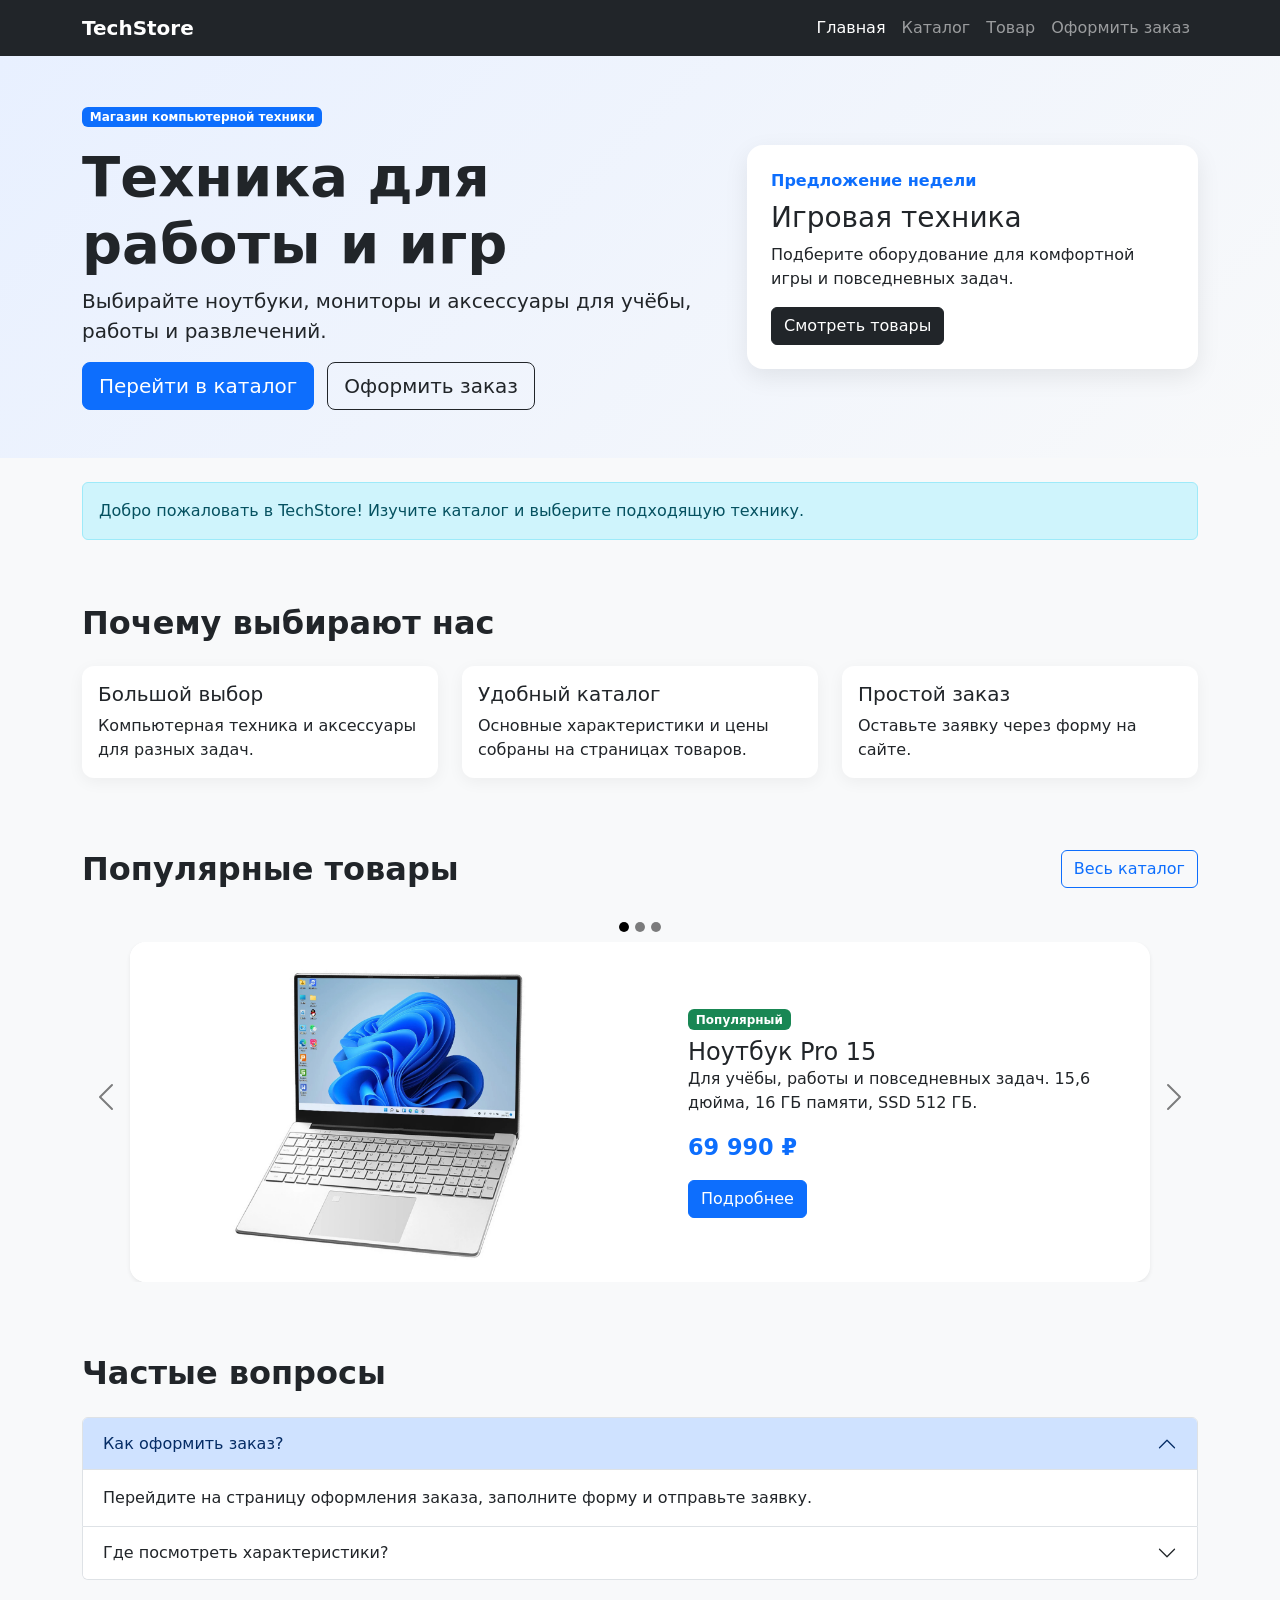
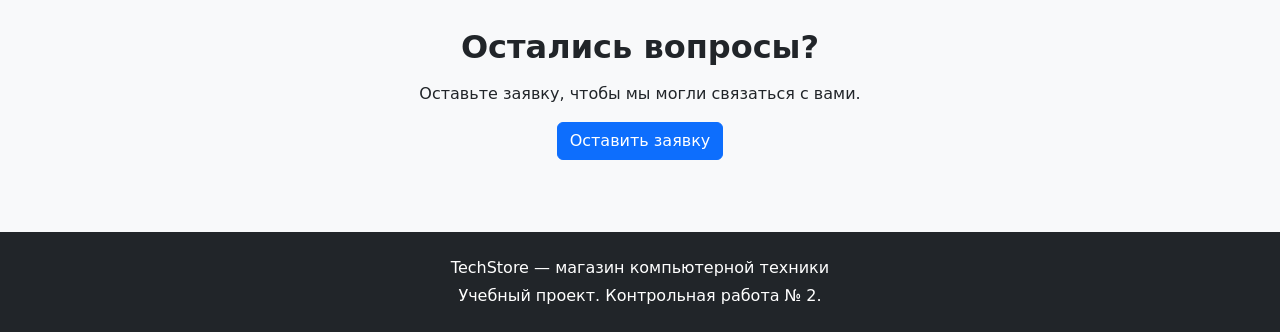
<file: index.html>
<!DOCTYPE html>
<html lang="ru">
<head>
    <meta charset="UTF-8">
    <meta name="viewport" content="width=device-width, initial-scale=1.0">
    <title>TechStore — магазин техники</title>

    <!-- Bootstrap CSS -->
    <link
        href="https://cdn.jsdelivr.net/npm/bootstrap@5.3.8/dist/css/bootstrap.min.css"
        rel="stylesheet">

    <!-- Собственные стили -->
    <link rel="stylesheet" href="css/custom.css">
</head>
<body>

    <!-- Навигация -->
    <nav class="navbar navbar-expand-lg navbar-dark bg-dark">
        <div class="container">
            <a class="navbar-brand fw-bold" href="index.html">TechStore</a>

            <button class="navbar-toggler" type="button"
                    data-bs-toggle="collapse"
                    data-bs-target="#mainMenu"
                    aria-controls="mainMenu"
                    aria-expanded="false"
                    aria-label="Открыть меню">
                <span class="navbar-toggler-icon"></span>
            </button>

            <div class="collapse navbar-collapse" id="mainMenu">
                <ul class="navbar-nav ms-auto">
                    <li class="nav-item">
                        <a class="nav-link active" href="index.html">Главная</a>
                    </li>
                    <li class="nav-item">
                        <a class="nav-link" href="catalog.html">Каталог</a>
                    </li>
                    <li class="nav-item">
                        <a class="nav-link" href="product.html">Товар</a>
                    </li>
                    <li class="nav-item">
                        <a class="nav-link" href="order.html">Оформить заказ</a>
                    </li>
                </ul>
            </div>
        </div>
    </nav>

    <!-- Главный блок -->
    <header class="hero-section py-5">
        <div class="container">
            <div class="row align-items-center g-4">
                <div class="col-12 col-lg-7">
                    <span class="badge text-bg-primary mb-3">
                        Магазин компьютерной техники
                    </span>

                    <h1 class="display-4 fw-bold">
                        Техника для работы и игр
                    </h1>

                    <p class="lead">
                        Выбирайте ноутбуки, мониторы и аксессуары
                        для учёбы, работы и развлечений.
                    </p>

                    <a href="catalog.html" class="btn btn-primary btn-lg">
                        Перейти в каталог
                    </a>

                    <a href="order.html" class="btn btn-outline-dark btn-lg ms-2">
                        Оформить заказ
                    </a>
                </div>

                <div class="col-12 col-lg-5">
                    <div class="hero-card p-4">
                        <p class="text-primary fw-bold mb-2">
                            Предложение недели
                        </p>
                        <h2 class="h3">Игровая техника</h2>
                        <p>
                            Подберите оборудование для комфортной игры
                            и повседневных задач.
                        </p>
                        <a href="catalog.html" class="btn btn-dark">
                            Смотреть товары
                        </a>
                    </div>
                </div>
            </div>
        </div>
    </header>

    <main>
        <!-- Сообщение -->
        <section class="container py-4">
            <div class="alert alert-info" role="alert">
                Добро пожаловать в TechStore! Изучите каталог и выберите
                подходящую технику.
            </div>
        </section>

        <!-- Преимущества -->
        <section class="container py-4">
            <h2 class="section-title mb-4">Почему выбирают нас</h2>

            <div class="row g-4">
                <div class="col-12 col-md-4">
                    <div class="card advantage-card h-100">
                        <div class="card-body">
                            <h3 class="h5">Большой выбор</h3>
                            <p class="card-text">
                                Компьютерная техника и аксессуары
                                для разных задач.
                            </p>
                        </div>
                    </div>
                </div>

                <div class="col-12 col-md-4">
                    <div class="card advantage-card h-100">
                        <div class="card-body">
                            <h3 class="h5">Удобный каталог</h3>
                            <p class="card-text">
                                Основные характеристики и цены
                                собраны на страницах товаров.
                            </p>
                        </div>
                    </div>
                </div>

                <div class="col-12 col-md-4">
                    <div class="card advantage-card h-100">
                        <div class="card-body">
                            <h3 class="h5">Простой заказ</h3>
                            <p class="card-text">
                                Оставьте заявку через форму на сайте.
                            </p>
                        </div>
                    </div>
                </div>
            </div>
        </section>

        <!-- Популярные товары: карусель Bootstrap -->
        <section class="container py-5">
            <div class="d-flex justify-content-between align-items-center mb-4">
                <h2 class="section-title mb-0">Популярные товары</h2>
                <a href="catalog.html" class="btn btn-outline-primary">
                    Весь каталог
                </a>
            </div>

            <div id="popularCarousel"
                 class="carousel carousel-dark slide popular-carousel"
                 data-bs-ride="carousel">

                <div class="carousel-indicators">
                    <button type="button" data-bs-target="#popularCarousel"
                            data-bs-slide-to="0" class="active" aria-current="true"
                            aria-label="Слайд 1"></button>
                    <button type="button" data-bs-target="#popularCarousel"
                            data-bs-slide-to="1"
                            aria-label="Слайд 2"></button>
                    <button type="button" data-bs-target="#popularCarousel"
                            data-bs-slide-to="2"
                            aria-label="Слайд 3"></button>
                </div>

                <div class="carousel-inner">
                    <div class="carousel-item active">
                        <div class="px-5">
                            <div class="row g-0 align-items-center bg-white rounded-4 shadow-sm overflow-hidden">
                                <div class="col-12 col-md-6">
                                    <img src="images/laptop.jpg"
                                         class="d-block w-100 carousel-product-img"
                                         alt="Ноутбук Pro 15">
                                </div>
                                <div class="col-12 col-md-6 p-4 p-md-5">
                                    <span class="badge text-bg-success mb-2">Популярный</span>
                                    <h3 class="h4 card-title">Ноутбук Pro 15</h3>
                                    <p class="card-text">Для учёбы, работы и повседневных задач. 15,6 дюйма, 16 ГБ памяти, SSD 512 ГБ.</p>
                                    <p class="product-price">69 990 ₽</p>
                                    <a href="product.html" class="btn btn-primary">Подробнее</a>
                                </div>
                            </div>
                        </div>
                    </div>

                    <div class="carousel-item">
                        <div class="px-5">
                            <div class="row g-0 align-items-center bg-white rounded-4 shadow-sm overflow-hidden">
                                <div class="col-12 col-md-6">
                                    <img src="images/monitor.jpg"
                                         class="d-block w-100 carousel-product-img"
                                         alt="Монитор Vision 27">
                                </div>
                                <div class="col-12 col-md-6 p-4 p-md-5">
                                    <span class="badge text-bg-secondary mb-2">Новинка</span>
                                    <h3 class="h4 card-title">Монитор Vision 27</h3>
                                    <p class="card-text">Большой экран для работы, просмотра видео и развлечений.</p>
                                    <p class="product-price">24 990 ₽</p>
                                    <a href="product.html" class="btn btn-primary">Подробнее</a>
                                </div>
                            </div>
                        </div>
                    </div>

                    <div class="carousel-item">
                        <div class="px-5">
                            <div class="row g-0 align-items-center bg-white rounded-4 shadow-sm overflow-hidden">
                                <div class="col-12 col-md-6">
                                    <img src="images/keyboard.jpg"
                                         class="d-block w-100 carousel-product-img"
                                         alt="Клавиатура Game X">
                                </div>
                                <div class="col-12 col-md-6 p-4 p-md-5">
                                    <span class="badge text-bg-primary mb-2">Выбор покупателей</span>
                                    <h3 class="h4 card-title">Клавиатура Game X</h3>
                                    <p class="card-text">Удобная клавиатура для игр и набора текста.</p>
                                    <p class="product-price">5 490 ₽</p>
                                    <a href="product.html" class="btn btn-primary">Подробнее</a>
                                </div>
                            </div>
                        </div>
                    </div>
                </div>

                <button class="carousel-control-prev" type="button"
                        data-bs-target="#popularCarousel" data-bs-slide="prev">
                    <span class="carousel-control-prev-icon" aria-hidden="true"></span>
                    <span class="visually-hidden">Назад</span>
                </button>
                <button class="carousel-control-next" type="button"
                        data-bs-target="#popularCarousel" data-bs-slide="next">
                    <span class="carousel-control-next-icon" aria-hidden="true"></span>
                    <span class="visually-hidden">Вперёд</span>
                </button>
            </div>
        </section>

        <!-- Дополнительный компонент Bootstrap: accordion -->
        <section class="container py-4">
            <h2 class="section-title mb-4">Частые вопросы</h2>

            <div class="accordion" id="questions">
                <div class="accordion-item">
                    <h3 class="accordion-header">
                        <button class="accordion-button"
                                type="button"
                                data-bs-toggle="collapse"
                                data-bs-target="#questionOne"
                                aria-expanded="true"
                                aria-controls="questionOne">
                            Как оформить заказ?
                        </button>
                    </h3>
                    <div id="questionOne"
                         class="accordion-collapse collapse show"
                         data-bs-parent="#questions">
                        <div class="accordion-body">
                            Перейдите на страницу оформления заказа,
                            заполните форму и отправьте заявку.
                        </div>
                    </div>
                </div>

                <div class="accordion-item">
                    <h3 class="accordion-header">
                        <button class="accordion-button collapsed"
                                type="button"
                                data-bs-toggle="collapse"
                                data-bs-target="#questionTwo"
                                aria-expanded="false"
                                aria-controls="questionTwo">
                            Где посмотреть характеристики?
                        </button>
                    </h3>
                    <div id="questionTwo"
                         class="accordion-collapse collapse"
                         data-bs-parent="#questions">
                        <div class="accordion-body">
                            Основные характеристики указаны
                            на странице каждого товара.
                        </div>
                    </div>
                </div>
            </div>
        </section>

        <!-- Модальное окно -->
        <section class="container py-4 text-center">
            <h2 class="section-title mb-3">Остались вопросы?</h2>
            <p>Оставьте заявку, чтобы мы могли связаться с вами.</p>

            <button type="button"
                    class="btn btn-primary"
                    data-bs-toggle="modal"
                    data-bs-target="#contactModal">
                Оставить заявку
            </button>
        </section>

        <div class="modal fade" id="contactModal" tabindex="-1"
             aria-labelledby="contactModalLabel" aria-hidden="true">
            <div class="modal-dialog">
                <div class="modal-content">
                    <div class="modal-header">
                        <h2 class="modal-title fs-5" id="contactModalLabel">
                            Быстрая заявка
                        </h2>
                        <button type="button" class="btn-close"
                                data-bs-dismiss="modal"
                                aria-label="Закрыть"></button>
                    </div>

                    <div class="modal-body">
                        <form action="order.html" method="get">
                            <div class="mb-3">
                                <label for="quickName" class="form-label">
                                    Ваше имя
                                </label>
                                <input type="text" class="form-control"
                                       id="quickName" name="name"
                                       placeholder="Введите имя" required>
                            </div>

                            <div class="mb-3">
                                <label for="quickEmail" class="form-label">
                                    E-mail
                                </label>
                                <input type="email" class="form-control"
                                       id="quickEmail" name="email"
                                       placeholder="example@mail.ru" required>
                            </div>

                            <button type="submit" class="btn btn-primary">
                                Продолжить
                            </button>
                        </form>
                    </div>
                </div>
            </div>
        </div>
    </main>

    <!-- Подвал -->
    <footer class="bg-dark text-white py-4 mt-5">
        <div class="container text-center">
            <p class="mb-1">TechStore — магазин компьютерной техники</p>
            <p class="mb-0">Учебный проект. Контрольная работа № 2.</p>
        </div>
    </footer>

    <!-- Bootstrap JS Bundle -->
    <script
        src="https://cdn.jsdelivr.net/npm/bootstrap@5.3.8/dist/js/bootstrap.bundle.min.js">
    </script>
</body>
</html>
</file>
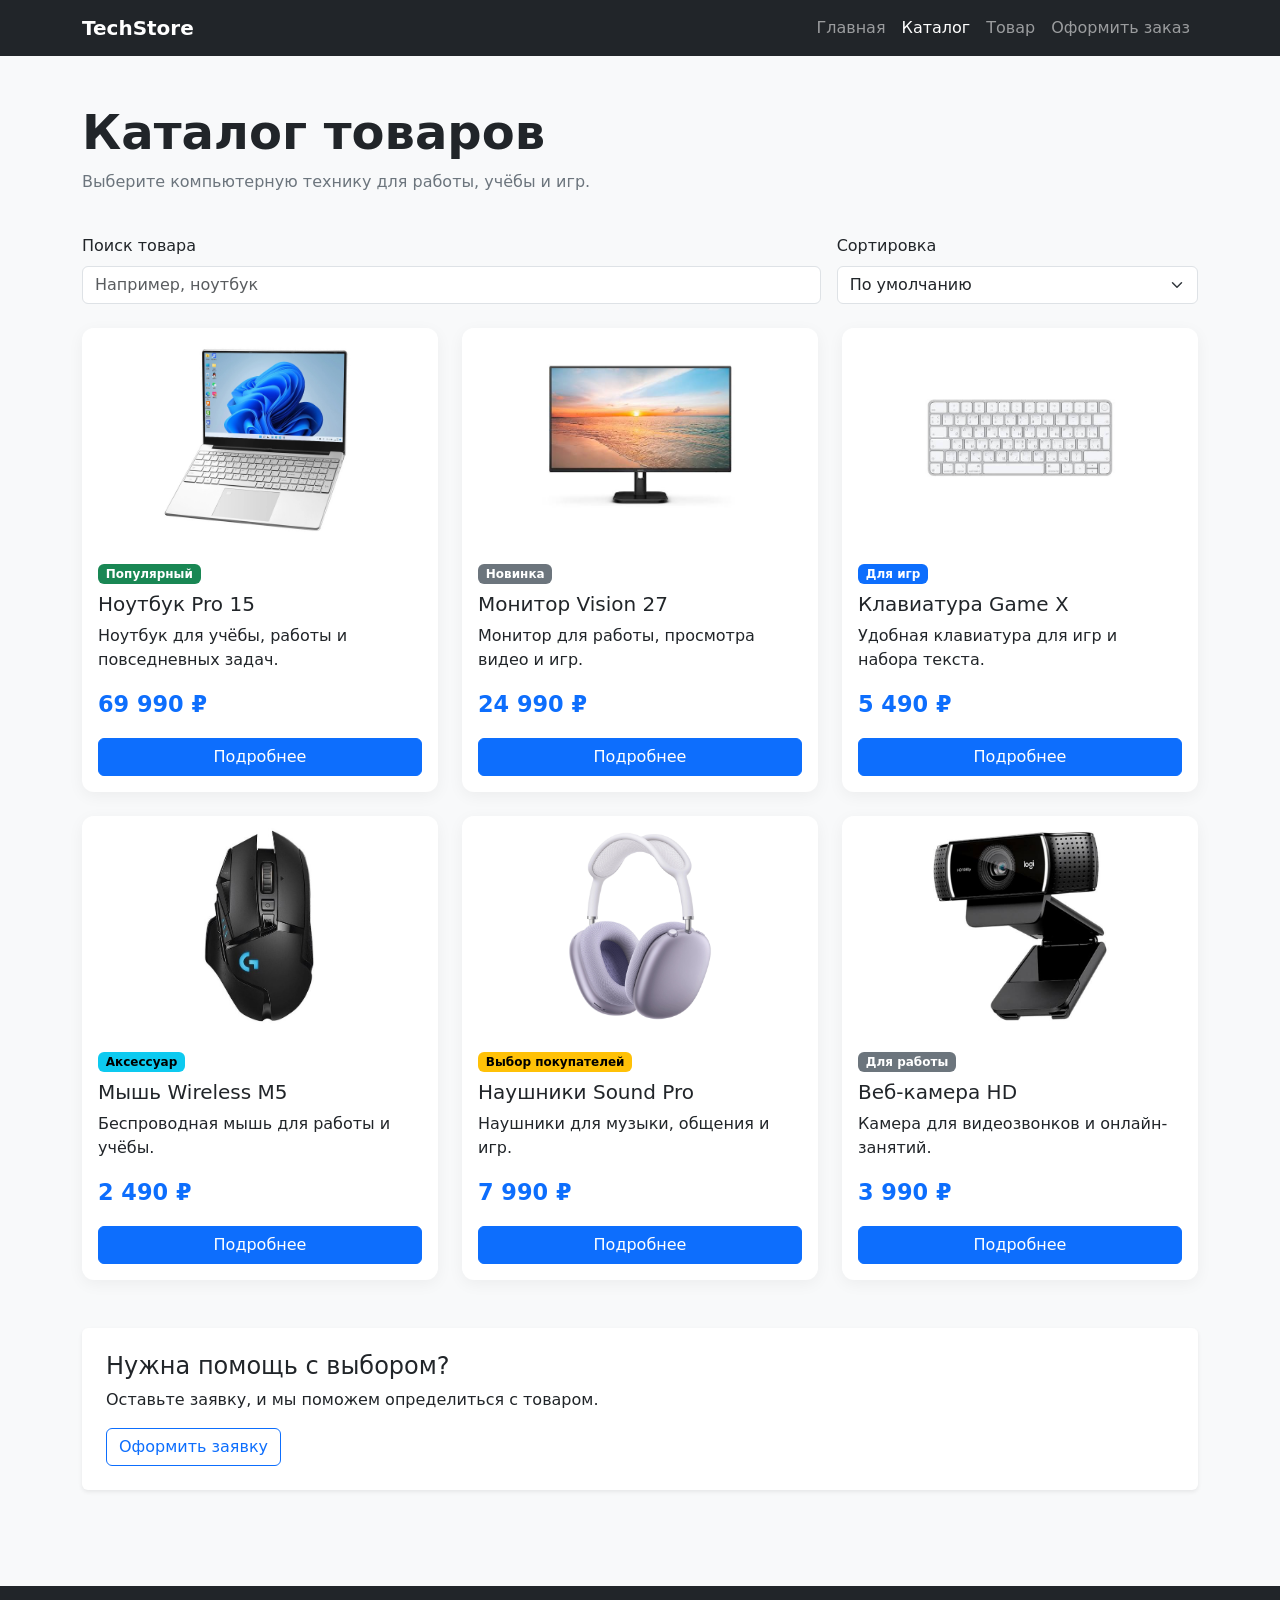
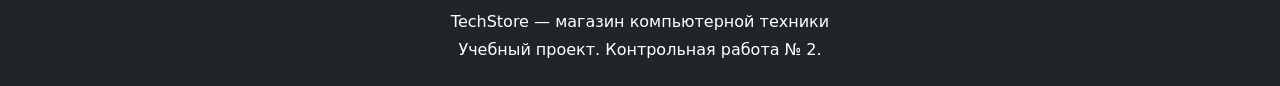
<file: catalog.html>
<!DOCTYPE html>
<html lang="ru">
<head>
    <meta charset="UTF-8">
    <meta name="viewport" content="width=device-width, initial-scale=1.0">
    <title>Каталог — TechStore</title>

    <link
        href="https://cdn.jsdelivr.net/npm/bootstrap@5.3.8/dist/css/bootstrap.min.css"
        rel="stylesheet">
    <link rel="stylesheet" href="css/custom.css">
</head>
<body>

    <!-- Навигация -->
    <nav class="navbar navbar-expand-lg navbar-dark bg-dark">
        <div class="container">
            <a class="navbar-brand fw-bold" href="index.html">TechStore</a>

            <button class="navbar-toggler" type="button"
                    data-bs-toggle="collapse"
                    data-bs-target="#mainMenu"
                    aria-controls="mainMenu"
                    aria-expanded="false"
                    aria-label="Открыть меню">
                <span class="navbar-toggler-icon"></span>
            </button>

            <div class="collapse navbar-collapse" id="mainMenu">
                <ul class="navbar-nav ms-auto">
                    <li class="nav-item">
                        <a class="nav-link" href="index.html">Главная</a>
                    </li>
                    <li class="nav-item">
                        <a class="nav-link active" href="catalog.html">Каталог</a>
                    </li>
                    <li class="nav-item">
                        <a class="nav-link" href="product.html">Товар</a>
                    </li>
                    <li class="nav-item">
                        <a class="nav-link" href="order.html">Оформить заказ</a>
                    </li>
                </ul>
            </div>
        </div>
    </nav>

    <main class="container py-5">

        <!-- Заголовок каталога -->
        <div class="row mb-4">
            <div class="col-12">
                <h1 class="display-5 fw-bold">Каталог товаров</h1>
                <p class="text-secondary">
                    Выберите компьютерную технику для работы, учёбы и игр.
                </p>
            </div>
        </div>

        <!-- Поиск и сортировка -->
        <div class="row g-3 mb-4">
            <div class="col-12 col-md-8">
                <label for="searchProduct" class="form-label">
                    Поиск товара
                </label>
                <input type="text" class="form-control"
                       id="searchProduct"
                       placeholder="Например, ноутбук">
            </div>

            <div class="col-12 col-md-4">
                <label for="sortProducts" class="form-label">
                    Сортировка
                </label>
                <select class="form-select" id="sortProducts">
                    <option value="default">По умолчанию</option>
                    <option value="cheap">Сначала дешевле</option>
                    <option value="expensive">Сначала дороже</option>
                </select>
            </div>
        </div>

        <!-- Карточки товаров -->
        <div class="row g-4" id="productList">

            <div class="col-12 col-md-6 col-lg-4 product-item"
                 data-name="Ноутбук Pro 15" data-price="69990">
                <div class="card product-card h-100">
                    <img src="images/laptop.jpg" class="card-img-top product-img" alt="Ноутбук Pro 15" loading="lazy">
                    <div class="card-body d-flex flex-column">
                        <span class="badge text-bg-success align-self-start mb-2">
                            Популярный
                        </span>
                        <h2 class="h5 card-title">Ноутбук Pro 15</h2>
                        <p class="card-text">
                            Ноутбук для учёбы, работы и повседневных задач.
                        </p>
                        <p class="product-price mt-auto">69 990 ₽</p>
                        <a href="product.html" class="btn btn-primary">
                            Подробнее
                        </a>
                    </div>
                </div>
            </div>

            <div class="col-12 col-md-6 col-lg-4 product-item"
                 data-name="Монитор Vision 27" data-price="24990">
                <div class="card product-card h-100">
                    <img src="images/monitor.jpg" class="card-img-top product-img" alt="Монитор Vision 27" loading="lazy">
                    <div class="card-body d-flex flex-column">
                        <span class="badge text-bg-secondary align-self-start mb-2">
                            Новинка
                        </span>
                        <h2 class="h5 card-title">Монитор Vision 27</h2>
                        <p class="card-text">
                            Монитор для работы, просмотра видео и игр.
                        </p>
                        <p class="product-price mt-auto">24 990 ₽</p>
                        <a href="product.html" class="btn btn-primary">
                            Подробнее
                        </a>
                    </div>
                </div>
            </div>

            <div class="col-12 col-md-6 col-lg-4 product-item"
                 data-name="Клавиатура Game X" data-price="5490">
                <div class="card product-card h-100">
                    <img src="images/keyboard.jpg" class="card-img-top product-img" alt="Клавиатура Game X" loading="lazy">
                    <div class="card-body d-flex flex-column">
                        <span class="badge text-bg-primary align-self-start mb-2">
                            Для игр
                        </span>
                        <h2 class="h5 card-title">Клавиатура Game X</h2>
                        <p class="card-text">
                            Удобная клавиатура для игр и набора текста.
                        </p>
                        <p class="product-price mt-auto">5 490 ₽</p>
                        <a href="product.html" class="btn btn-primary">
                            Подробнее
                        </a>
                    </div>
                </div>
            </div>

            <div class="col-12 col-md-6 col-lg-4 product-item"
                 data-name="Мышь Wireless M5" data-price="2490">
                <div class="card product-card h-100">
                    <img src="images/mouse.jpg" class="card-img-top product-img" alt="Мышь Wireless M5" loading="lazy">
                    <div class="card-body d-flex flex-column">
                        <span class="badge text-bg-info align-self-start mb-2">
                            Аксессуар
                        </span>
                        <h2 class="h5 card-title">Мышь Wireless M5</h2>
                        <p class="card-text">
                            Беспроводная мышь для работы и учёбы.
                        </p>
                        <p class="product-price mt-auto">2 490 ₽</p>
                        <a href="product.html" class="btn btn-primary">
                            Подробнее
                        </a>
                    </div>
                </div>
            </div>

            <div class="col-12 col-md-6 col-lg-4 product-item"
                 data-name="Наушники Sound Pro" data-price="7990">
                <div class="card product-card h-100">
                    <img src="images/headphones.jpg" class="card-img-top product-img" alt="Наушники Sound Pro" loading="lazy">
                    <div class="card-body d-flex flex-column">
                        <span class="badge text-bg-warning align-self-start mb-2">
                            Выбор покупателей
                        </span>
                        <h2 class="h5 card-title">Наушники Sound Pro</h2>
                        <p class="card-text">
                            Наушники для музыки, общения и игр.
                        </p>
                        <p class="product-price mt-auto">7 990 ₽</p>
                        <a href="product.html" class="btn btn-primary">
                            Подробнее
                        </a>
                    </div>
                </div>
            </div>

            <div class="col-12 col-md-6 col-lg-4 product-item"
                 data-name="Веб-камера HD" data-price="3990">
                <div class="card product-card h-100">
                    <img src="images/webcam.jpg" class="card-img-top product-img" alt="Веб-камера HD" loading="lazy">
                    <div class="card-body d-flex flex-column">
                        <span class="badge text-bg-secondary align-self-start mb-2">
                            Для работы
                        </span>
                        <h2 class="h5 card-title">Веб-камера HD</h2>
                        <p class="card-text">
                            Камера для видеозвонков и онлайн-занятий.
                        </p>
                        <p class="product-price mt-auto">3 990 ₽</p>
                        <a href="product.html" class="btn btn-primary">
                            Подробнее
                        </a>
                    </div>
                </div>
            </div>

        </div>

        <div class="alert alert-warning mt-4 d-none" id="emptyMessage">
            По вашему запросу товары не найдены.
        </div>

        <div class="mt-5 p-4 bg-white rounded shadow-sm">
            <h2 class="h4">Нужна помощь с выбором?</h2>
            <p>
                Оставьте заявку, и мы поможем определиться с товаром.
            </p>
            <a href="order.html" class="btn btn-outline-primary">
                Оформить заявку
            </a>
        </div>

    </main>

    <footer class="bg-dark text-white py-4 mt-5">
        <div class="container text-center">
            <p class="mb-1">TechStore — магазин компьютерной техники</p>
            <p class="mb-0">Учебный проект. Контрольная работа № 2.</p>
        </div>
    </footer>

    <script
        src="https://cdn.jsdelivr.net/npm/bootstrap@5.3.8/dist/js/bootstrap.bundle.min.js">
    </script>

    <!-- Поиск и сортировка товаров -->
    <script>
        const searchInput = document.getElementById("searchProduct");
        const sortSelect = document.getElementById("sortProducts");
        const productList = document.getElementById("productList");
        const emptyMessage = document.getElementById("emptyMessage");

        function updateProducts() {
            const searchText = searchInput.value.toLowerCase().trim();
            const products = Array.from(
                productList.querySelectorAll(".product-item")
            );

            products.sort(function (a, b) {
                const priceA = Number(a.dataset.price);
                const priceB = Number(b.dataset.price);

                if (sortSelect.value === "cheap") {
                    return priceA - priceB;
                }

                if (sortSelect.value === "expensive") {
                    return priceB - priceA;
                }

                return 0;
            });

            let visibleCount = 0;

            products.forEach(function (product) {
                const name = product.dataset.name.toLowerCase();
                const matches = name.includes(searchText);

                product.classList.toggle("d-none", !matches);

                if (matches) {
                    visibleCount++;
                }

                productList.appendChild(product);
            });

            emptyMessage.classList.toggle("d-none", visibleCount !== 0);
        }

        searchInput.addEventListener("input", updateProducts);
        sortSelect.addEventListener("change", updateProducts);
    </script>

</body>
</html>
</file>
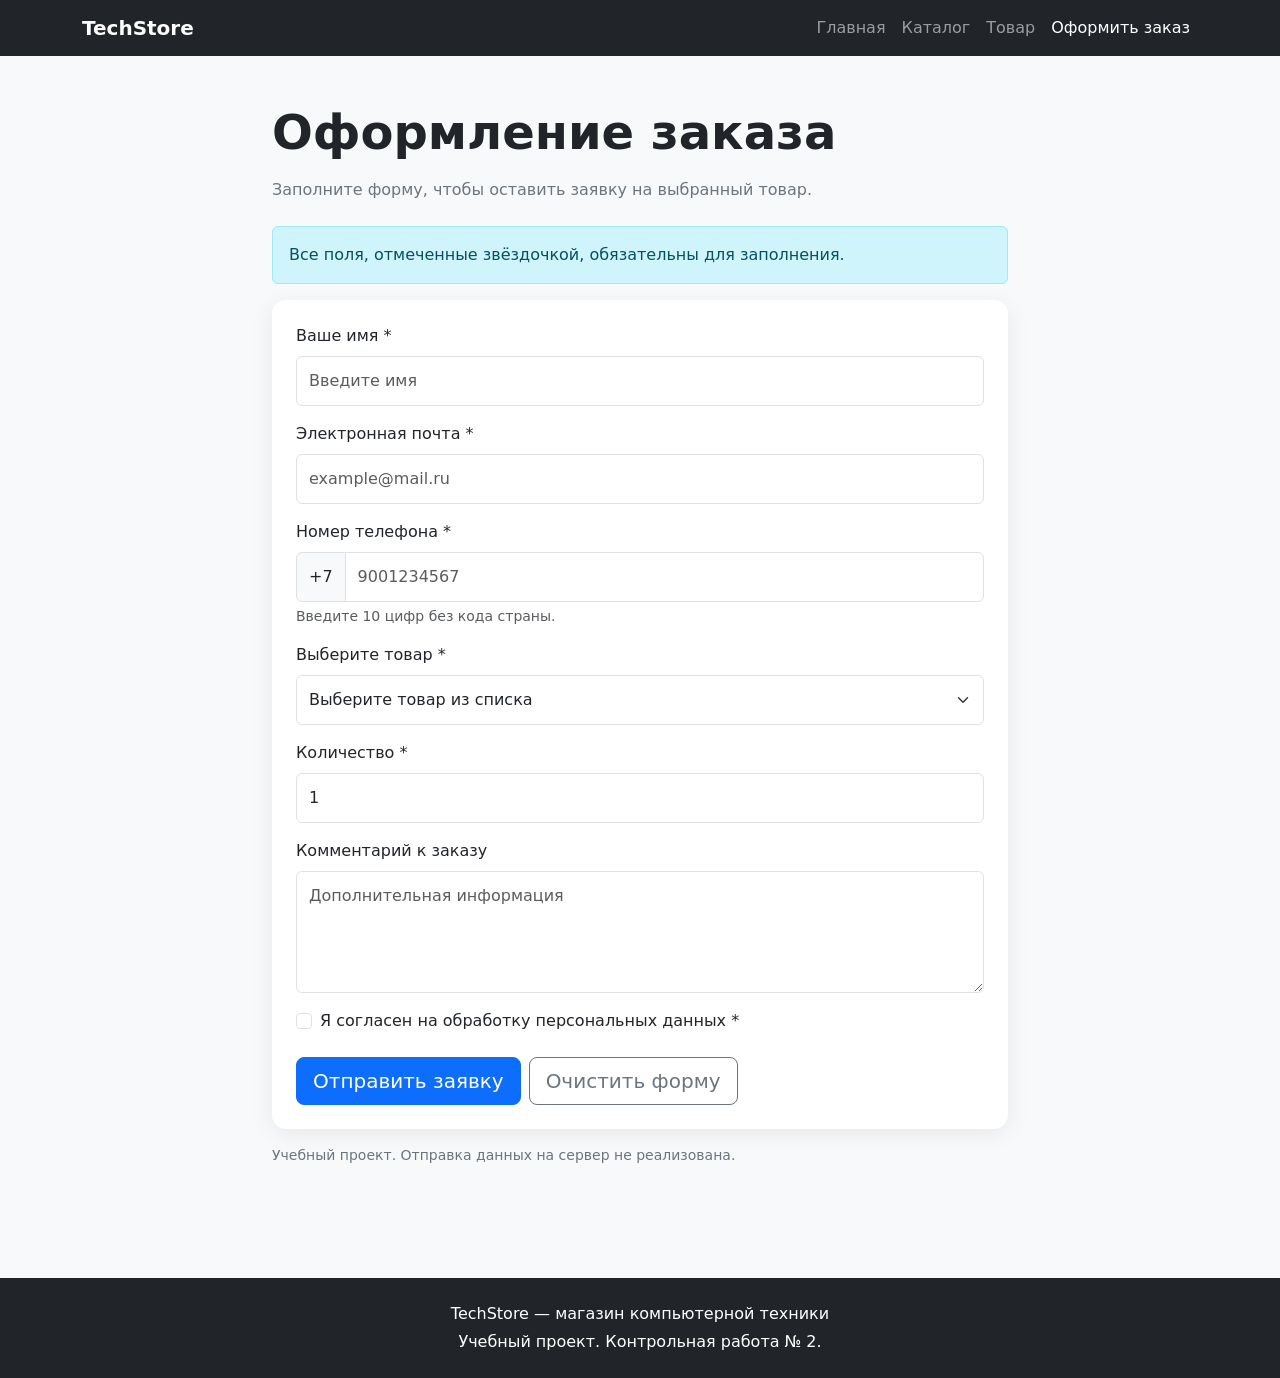
<file: order.html>
<!DOCTYPE html>
<html lang="ru">
<head>
    <meta charset="UTF-8">
    <meta name="viewport" content="width=device-width, initial-scale=1.0">
    <title>Оформление заказа — TechStore</title>

    <link
        href="https://cdn.jsdelivr.net/npm/bootstrap@5.3.8/dist/css/bootstrap.min.css"
        rel="stylesheet">
    <link rel="stylesheet" href="css/custom.css">
</head>
<body>

    <!-- Навигация -->
    <nav class="navbar navbar-expand-lg navbar-dark bg-dark">
        <div class="container">
            <a class="navbar-brand fw-bold" href="index.html">TechStore</a>

            <button class="navbar-toggler" type="button"
                    data-bs-toggle="collapse"
                    data-bs-target="#mainMenu"
                    aria-controls="mainMenu"
                    aria-expanded="false"
                    aria-label="Открыть меню">
                <span class="navbar-toggler-icon"></span>
            </button>

            <div class="collapse navbar-collapse" id="mainMenu">
                <ul class="navbar-nav ms-auto">
                    <li class="nav-item">
                        <a class="nav-link" href="index.html">Главная</a>
                    </li>
                    <li class="nav-item">
                        <a class="nav-link" href="catalog.html">Каталог</a>
                    </li>
                    <li class="nav-item">
                        <a class="nav-link" href="product.html">Товар</a>
                    </li>
                    <li class="nav-item">
                        <a class="nav-link active" href="order.html">Оформить заказ</a>
                    </li>
                </ul>
            </div>
        </div>
    </nav>

    <main class="container py-5">

        <div class="row justify-content-center">
            <div class="col-12 col-lg-8">

                <h1 class="display-5 fw-bold mb-3">
                    Оформление заказа
                </h1>

                <p class="text-secondary mb-4">
                    Заполните форму, чтобы оставить заявку на выбранный товар.
                </p>

                <div class="alert alert-info" role="alert">
                    Все поля, отмеченные звёздочкой, обязательны для заполнения.
                </div>

                <div id="successMessage"
                     class="alert alert-success d-none"
                     role="alert">
                    Заявка успешно подготовлена! Это демонстрационная форма:
                    данные не отправляются на сервер.
                </div>

                <div class="card order-card">
                    <div class="card-body p-4">

                        <form id="orderForm">

                            <!-- Имя -->
                            <div class="mb-3">
                                <label for="customerName" class="form-label">
                                    Ваше имя *
                                </label>

                                <input type="text"
                                       class="form-control"
                                       id="customerName"
                                       name="name"
                                       placeholder="Введите имя"
                                       required>
                            </div>

                            <!-- Электронная почта -->
                            <div class="mb-3">
                                <label for="customerEmail" class="form-label">
                                    Электронная почта *
                                </label>

                                <input type="email"
                                       class="form-control"
                                       id="customerEmail"
                                       name="email"
                                       placeholder="example@mail.ru"
                                       required>
                            </div>

                            <!-- Телефон с input-group -->
                            <div class="mb-3">
                                <label for="customerPhone" class="form-label">
                                    Номер телефона *
                                </label>

                                <div class="input-group">
                                    <span class="input-group-text">+7</span>

                                    <input type="tel"
                                           class="form-control"
                                           id="customerPhone"
                                           name="phone"
                                           placeholder="9001234567"
                                           pattern="[0-9]{10}"
                                           maxlength="10"
                                           inputmode="numeric"
                                           title="Введите 10 цифр после +7"
                                           required>
                                </div>

                                <div class="form-text">
                                    Введите 10 цифр без кода страны.
                                </div>
                            </div>

                            <!-- Выбор товара -->
                            <div class="mb-3">
                                <label for="productSelect" class="form-label">
                                    Выберите товар *
                                </label>

                                <select class="form-select"
                                        id="productSelect"
                                        name="product"
                                        required>
                                    <option value="" selected disabled>
                                        Выберите товар из списка
                                    </option>
                                    <option value="Ноутбук Pro 15">
                                        Ноутбук Pro 15 — 69 990 ₽
                                    </option>
                                    <option value="Монитор Vision 27">
                                        Монитор Vision 27 — 24 990 ₽
                                    </option>
                                    <option value="Клавиатура Game X">
                                        Клавиатура Game X — 5 490 ₽
                                    </option>
                                    <option value="Мышь Wireless M5">
                                        Мышь Wireless M5 — 2 490 ₽
                                    </option>
                                    <option value="Наушники Sound Pro">
                                        Наушники Sound Pro — 7 990 ₽
                                    </option>
                                    <option value="Веб-камера HD">
                                        Веб-камера HD — 3 990 ₽
                                    </option>
                                </select>
                            </div>

                            <!-- Количество -->
                            <div class="mb-3">
                                <label for="quantity" class="form-label">
                                    Количество *
                                </label>

                                <input type="number"
                                       class="form-control"
                                       id="quantity"
                                       name="quantity"
                                       min="1"
                                       max="10"
                                       value="1"
                                       required>
                            </div>

                            <!-- Комментарий -->
                            <div class="mb-3">
                                <label for="comment" class="form-label">
                                    Комментарий к заказу
                                </label>

                                <textarea class="form-control"
                                          id="comment"
                                          name="comment"
                                          rows="4"
                                          placeholder="Дополнительная информация"></textarea>
                            </div>

                            <!-- Согласие -->
                            <div class="form-check mb-4">
                                <input class="form-check-input"
                                       type="checkbox"
                                       id="personalData"
                                       name="personalData"
                                       required>

                                <label class="form-check-label"
                                       for="personalData">
                                    Я согласен на обработку персональных данных *
                                </label>
                            </div>

                            <!-- Кнопки -->
                            <div class="d-grid gap-2 d-sm-flex">
                                <button type="submit" class="btn btn-primary btn-lg">
                                    Отправить заявку
                                </button>

                                <button type="reset"
                                        class="btn btn-outline-secondary btn-lg">
                                    Очистить форму
                                </button>
                            </div>

                        </form>
                    </div>
                </div>

                <p class="text-secondary small mt-3">
                    Учебный проект. Отправка данных на сервер не реализована.
                </p>

            </div>
        </div>

    </main>

    <footer class="bg-dark text-white py-4 mt-5">
        <div class="container text-center">
            <p class="mb-1">TechStore — магазин компьютерной техники</p>
            <p class="mb-0">Учебный проект. Контрольная работа № 2.</p>
        </div>
    </footer>

    <script
        src="https://cdn.jsdelivr.net/npm/bootstrap@5.3.8/dist/js/bootstrap.bundle.min.js">
    </script>

    <script>
        const orderForm = document.getElementById("orderForm");
        const successMessage = document.getElementById("successMessage");

        orderForm.addEventListener("submit", function (event) {
            event.preventDefault();

            if (!orderForm.checkValidity()) {
                orderForm.reportValidity();
                return;
            }

            successMessage.classList.remove("d-none");
            successMessage.scrollIntoView({
                behavior: "smooth",
                block: "center"
            });
        });

        orderForm.addEventListener("reset", function () {
            successMessage.classList.add("d-none");
        });

        const urlParams = new URLSearchParams(window.location.search);
        const selectedProduct = urlParams.get("product");

        if (selectedProduct) {
            const productSelect = document.getElementById("productSelect");

            for (const option of productSelect.options) {
                if (option.value === selectedProduct) {
                    productSelect.value = selectedProduct;
                    break;
                }
            }
        }
    </script>

</body>
</html>
</file>
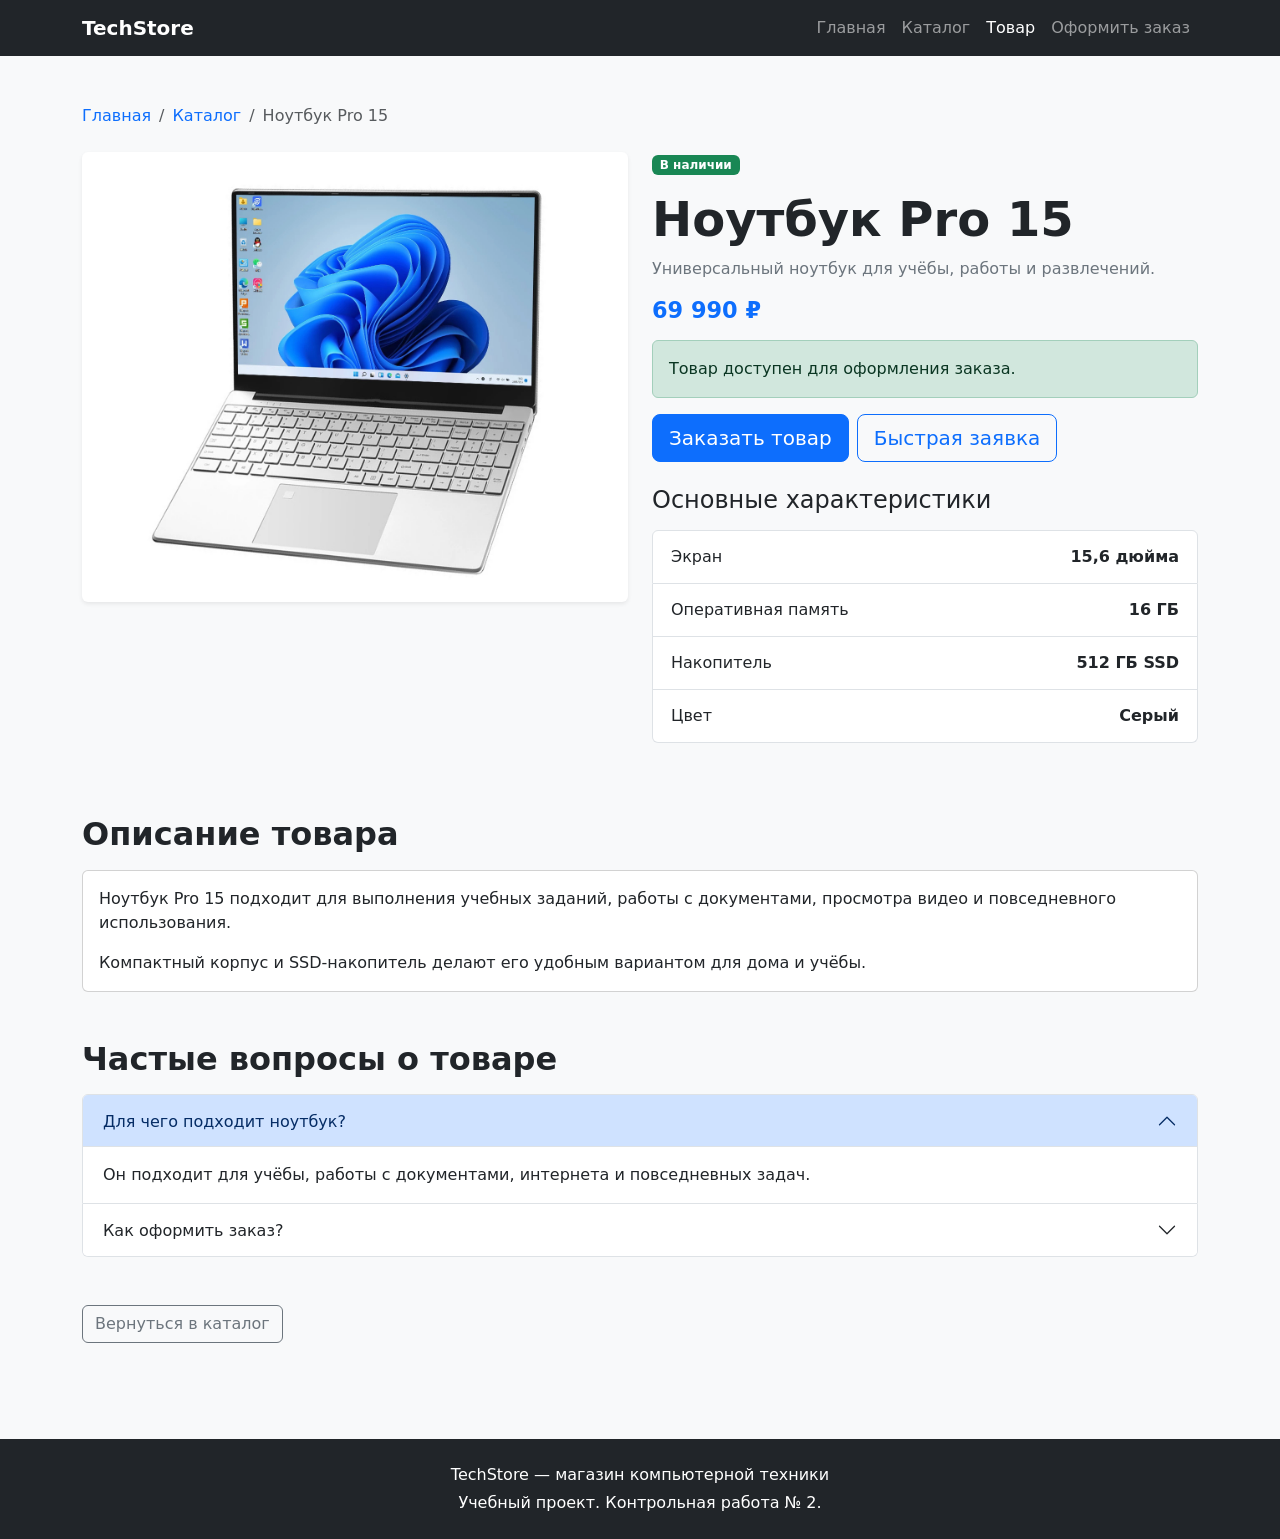
<file: product.html>
<!DOCTYPE html>
<html lang="ru">
<head>
    <meta charset="UTF-8">
    <meta name="viewport" content="width=device-width, initial-scale=1.0">
    <title>Ноутбук Pro 15 — TechStore</title>

    <link
        href="https://cdn.jsdelivr.net/npm/bootstrap@5.3.8/dist/css/bootstrap.min.css"
        rel="stylesheet">
    <link rel="stylesheet" href="css/custom.css">
</head>
<body>

    <!-- Навигация -->
    <nav class="navbar navbar-expand-lg navbar-dark bg-dark">
        <div class="container">
            <a class="navbar-brand fw-bold" href="index.html">TechStore</a>

            <button class="navbar-toggler" type="button"
                    data-bs-toggle="collapse"
                    data-bs-target="#mainMenu"
                    aria-controls="mainMenu"
                    aria-expanded="false"
                    aria-label="Открыть меню">
                <span class="navbar-toggler-icon"></span>
            </button>

            <div class="collapse navbar-collapse" id="mainMenu">
                <ul class="navbar-nav ms-auto">
                    <li class="nav-item">
                        <a class="nav-link" href="index.html">Главная</a>
                    </li>
                    <li class="nav-item">
                        <a class="nav-link" href="catalog.html">Каталог</a>
                    </li>
                    <li class="nav-item">
                        <a class="nav-link active" href="product.html">Товар</a>
                    </li>
                    <li class="nav-item">
                        <a class="nav-link" href="order.html">Оформить заказ</a>
                    </li>
                </ul>
            </div>
        </div>
    </nav>

    <main class="container py-5">

        <!-- Путь по сайту -->
        <nav aria-label="Навигация по сайту" class="mb-4">
            <ol class="breadcrumb">
                <li class="breadcrumb-item">
                    <a href="index.html">Главная</a>
                </li>
                <li class="breadcrumb-item">
                    <a href="catalog.html">Каталог</a>
                </li>
                <li class="breadcrumb-item active" aria-current="page">
                    Ноутбук Pro 15
                </li>
            </ol>
        </nav>

        <!-- Информация о товаре -->
        <div class="row g-4">

            <div class="col-12 col-lg-6">
                <img src="images/laptop.jpg" class="img-fluid rounded shadow-sm bg-white p-3 product-img-large" alt="Ноутбук Pro 15">
            </div>

            <div class="col-12 col-lg-6">
                <span class="badge text-bg-success mb-3">
                    В наличии
                </span>

                <h1 class="display-5 fw-bold">Ноутбук Pro 15</h1>

                <p class="text-secondary">
                    Универсальный ноутбук для учёбы, работы и развлечений.
                </p>

                <p class="product-price display-6">69 990 ₽</p>

                <div class="alert alert-success" role="alert">
                    Товар доступен для оформления заказа.
                </div>

                <div class="d-grid gap-2 d-sm-flex mb-4">
                    <a href="order.html" class="btn btn-primary btn-lg">
                        Заказать товар
                    </a>

                    <button type="button"
                            class="btn btn-outline-primary btn-lg"
                            data-bs-toggle="modal"
                            data-bs-target="#productModal">
                        Быстрая заявка
                    </button>
                </div>

                <h2 class="h4 mb-3">Основные характеристики</h2>

                <ul class="list-group mb-4">
                    <li class="list-group-item d-flex justify-content-between">
                        <span>Экран</span>
                        <strong>15,6 дюйма</strong>
                    </li>
                    <li class="list-group-item d-flex justify-content-between">
                        <span>Оперативная память</span>
                        <strong>16 ГБ</strong>
                    </li>
                    <li class="list-group-item d-flex justify-content-between">
                        <span>Накопитель</span>
                        <strong>512 ГБ SSD</strong>
                    </li>
                    <li class="list-group-item d-flex justify-content-between">
                        <span>Цвет</span>
                        <strong>Серый</strong>
                    </li>
                </ul>
            </div>
        </div>

        <!-- Описание -->
        <section class="mt-5">
            <h2 class="section-title mb-3">Описание товара</h2>

            <div class="card">
                <div class="card-body">
                    <p class="card-text">
                        Ноутбук Pro 15 подходит для выполнения учебных
                        заданий, работы с документами, просмотра видео
                        и повседневного использования.
                    </p>

                    <p class="card-text mb-0">
                        Компактный корпус и SSD-накопитель делают его
                        удобным вариантом для дома и учёбы.
                    </p>
                </div>
            </div>
        </section>

        <!-- Дополнительная информация -->
        <section class="mt-5">
            <h2 class="section-title mb-3">Частые вопросы о товаре</h2>

            <div class="accordion" id="productQuestions">

                <div class="accordion-item">
                    <h3 class="accordion-header">
                        <button class="accordion-button"
                                type="button"
                                data-bs-toggle="collapse"
                                data-bs-target="#answerOne"
                                aria-expanded="true"
                                aria-controls="answerOne">
                            Для чего подходит ноутбук?
                        </button>
                    </h3>

                    <div id="answerOne"
                         class="accordion-collapse collapse show"
                         data-bs-parent="#productQuestions">
                        <div class="accordion-body">
                            Он подходит для учёбы, работы с документами,
                            интернета и повседневных задач.
                        </div>
                    </div>
                </div>

                <div class="accordion-item">
                    <h3 class="accordion-header">
                        <button class="accordion-button collapsed"
                                type="button"
                                data-bs-toggle="collapse"
                                data-bs-target="#answerTwo"
                                aria-expanded="false"
                                aria-controls="answerTwo">
                            Как оформить заказ?
                        </button>
                    </h3>

                    <div id="answerTwo"
                         class="accordion-collapse collapse"
                         data-bs-parent="#productQuestions">
                        <div class="accordion-body">
                            Нажмите кнопку «Заказать товар» и заполните
                            форму на странице оформления заказа.
                        </div>
                    </div>
                </div>

            </div>
        </section>

        <!-- Модальное окно -->
        <div class="modal fade" id="productModal" tabindex="-1"
             aria-labelledby="productModalLabel" aria-hidden="true">

            <div class="modal-dialog">
                <div class="modal-content">

                    <div class="modal-header">
                        <h2 class="modal-title fs-5" id="productModalLabel">
                            Заявка на ноутбук Pro 15
                        </h2>

                        <button type="button" class="btn-close"
                                data-bs-dismiss="modal"
                                aria-label="Закрыть"></button>
                    </div>

                    <div class="modal-body">
                        <form action="order.html" method="get">

                            <input type="hidden" name="product"
                                   value="Ноутбук Pro 15">

                            <div class="mb-3">
                                <label for="customerName" class="form-label">
                                    Ваше имя
                                </label>

                                <input type="text" class="form-control"
                                       id="customerName" name="name"
                                       required>
                            </div>

                            <div class="mb-3">
                                <label for="customerEmail" class="form-label">
                                    Электронная почта
                                </label>

                                <input type="email" class="form-control"
                                       id="customerEmail" name="email"
                                       required>
                            </div>

                            <button type="submit" class="btn btn-primary">
                                Перейти к оформлению
                            </button>
                        </form>
                    </div>

                </div>
            </div>
        </div>

        <div class="mt-5">
            <a href="catalog.html" class="btn btn-outline-secondary">
                Вернуться в каталог
            </a>
        </div>

    </main>

    <footer class="bg-dark text-white py-4 mt-5">
        <div class="container text-center">
            <p class="mb-1">TechStore — магазин компьютерной техники</p>
            <p class="mb-0">Учебный проект. Контрольная работа № 2.</p>
        </div>
    </footer>

    <script
        src="https://cdn.jsdelivr.net/npm/bootstrap@5.3.8/dist/js/bootstrap.bundle.min.js">
    </script>

</body>
</html>
</file>
<file: css/custom.css>
body {
    background-color: #f8f9fa;
    color: #212529;
}

.hero-section {
    background: linear-gradient(135deg, #e8f0ff, #f8f9fa);
}

.hero-card {
    background-color: #ffffff;
    border-radius: 16px;
    box-shadow: 0 8px 25px rgba(0, 0, 0, 0.08);
}

.section-title {
    font-weight: 700;
}

.advantage-card,
.product-card {
    border: none;
    border-radius: 12px;
    box-shadow: 0 4px 16px rgba(0, 0, 0, 0.05);
    transition: transform 0.2s ease;
}

.advantage-card:hover,
.product-card:hover {
    transform: translateY(-4px);
}

.product-placeholder {
    min-height: 180px;
    display: flex;
    justify-content: center;
    align-items: center;
    background-color: #e9ecef;
    color: #495057;
    font-size: 1.5rem;
    font-weight: 700;
}

.product-price {
    font-size: 1.4rem;
    font-weight: 700;
    color: #0d6efd;
}

footer {
    margin-top: 40px;
}

@media (max-width: 576px) {
    .hero-section .btn {
        margin: 5px 0;
    }

    .display-4 {
        font-size: 2.2rem;
    }
}


.product-image-large {
    min-height: 350px;
    border-radius: 16px;
    font-size: 2rem;
}

.breadcrumb a {
    color: #0d6efd;
    text-decoration: none;
}

.breadcrumb a:hover {
    text-decoration: underline;
}

.list-group-item {
    padding: 14px 18px;
}


.order-card {
    border: none;
    border-radius: 14px;
    box-shadow: 0 5px 24px rgba(0, 0, 0, 0.07);
}

.order-card .form-control,
.order-card .form-select {
    padding: 12px;
}

.order-card .form-control:focus,
.order-card .form-select:focus {
    border-color: #86b7fe;
    box-shadow: 0 0 0 0.2rem rgba(13, 110, 253, 0.15);
}

.order-card .form-label {
    font-weight: 500;
}

@media (max-width: 576px) {
    .order-card .card-body {
        padding: 20px !important;
    }

    .order-card .btn {
        width: 100%;
    }
}


/* ===== Фотографии товаров ===== */

/* Изображение в карточке (каталог и главная) */
.product-img {
    display: block;
    width: 100%;
    height: 220px;
    object-fit: contain;      /* фото целиком, без обрезки */
    background-color: #fff;
    padding: 12px;
    border-top-left-radius: 12px;
    border-top-right-radius: 12px;
}

/* Лёгкое увеличение фото при наведении на карточку */
.product-card .product-img {
    transition: transform 0.3s ease;
}

.product-card:hover .product-img {
    transform: scale(1.04);
}

/* Карточка не должна вылезать за скруглённые углы при увеличении */
.product-card {
    overflow: hidden;
}

/* Большое фото на странице товара */
.product-img-large {
    display: block;
    width: 100%;
    max-height: 450px;
    object-fit: contain;
}

@media (max-width: 576px) {
    .product-img {
        height: 180px;
    }
}


/* ===== Карусель популярных товаров (главная) ===== */

/* Стрелки уже, чтобы не налезали на карточку слайда */
.popular-carousel .carousel-control-prev,
.popular-carousel .carousel-control-next {
    width: 3rem;
}

/* Точки-индикаторы под каруселью, а не поверх фото */
.popular-carousel .carousel-indicators {
    position: static;
    margin: 1.25rem 0 0;
}

.popular-carousel .carousel-indicators [data-bs-target] {
    width: 10px;
    height: 10px;
    border-radius: 50%;
}

/* Фото товара в слайде */
.carousel-product-img {
    height: 340px;
    object-fit: contain;
    background-color: #fff;
    padding: 16px;
}

@media (max-width: 576px) {
    .carousel-product-img {
        height: 220px;
    }
}
</file>
